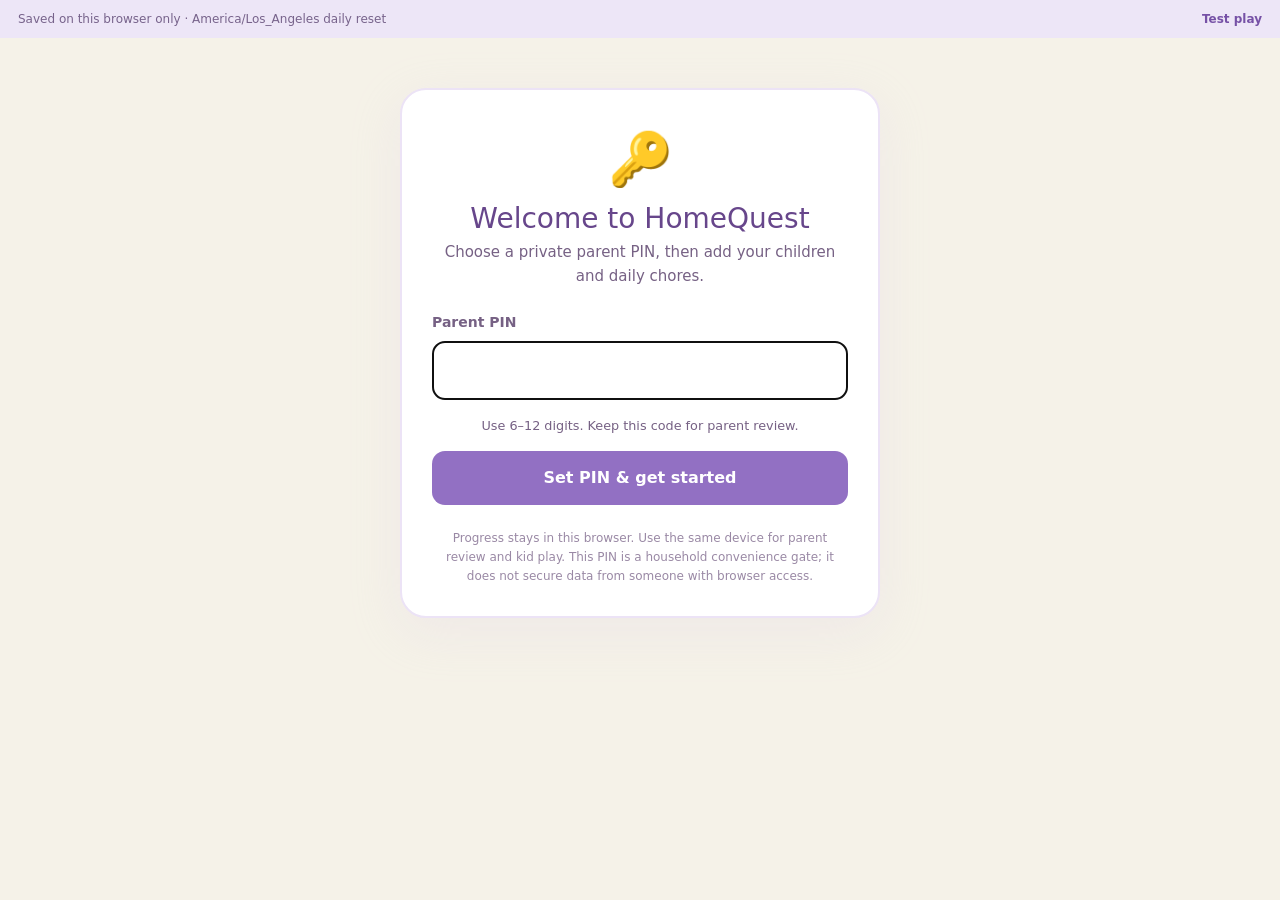
<file: index.html>
<!doctype html><html lang="en"><head><meta charset="utf-8"><meta name="viewport" content="width=device-width,initial-scale=1,viewport-fit=cover"><meta name="theme-color" content="#f5edff"><title>HomeQuest Family Habits</title><link rel="stylesheet" href="./app.39af983921a4.css"></head><body><div id="root"></div><script type="module" src="./app.370f114489c6.js"></script></body></html>
</file>
